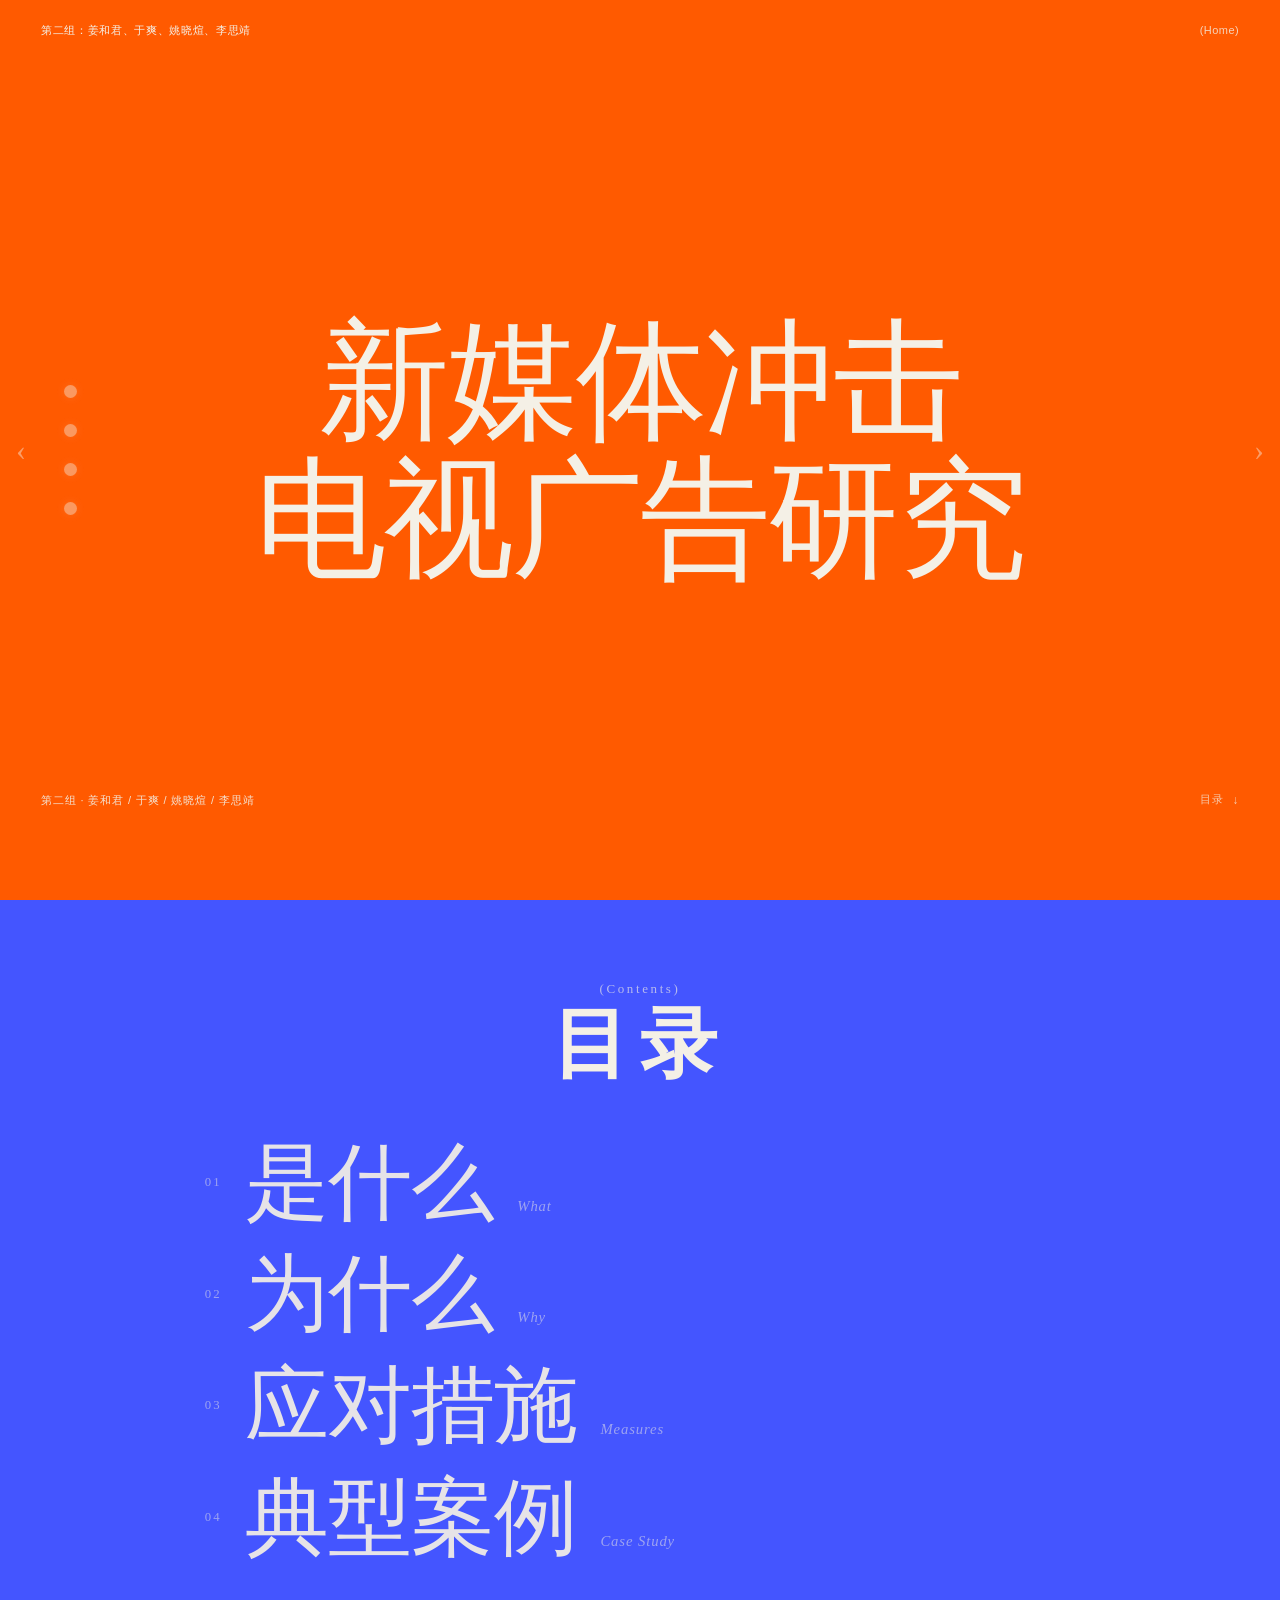
<file: index.html>
<!DOCTYPE html>
<html lang="zh-CN">
<head>
<meta charset="UTF-8">
<meta name="viewport" content="width=device-width, initial-scale=1">
<title>新媒体冲击电视广告研究 · 主页</title>
<link rel="stylesheet" href="style.css">
</head>
<body data-page="index">

  <header class="meta">
    <div class="meta__group">第二组：姜和君、于爽、姚晓煊、李思靖</div>
    <div class="meta__page">(Home)</div>
  </header>

  <!-- 左侧全局圆点导航 -->
  <nav class="dot-nav" aria-label="全站导航">
    <a class="dot-nav__item" href="what.html" data-target="what">
      <span class="dot-nav__dot"></span>
      <span class="dot-nav__label">是什么</span>
    </a>
    <a class="dot-nav__item" href="why.html" data-target="why">
      <span class="dot-nav__dot"></span>
      <span class="dot-nav__label">为什么</span>
    </a>
    <a class="dot-nav__item" href="measures.html" data-target="measures">
      <span class="dot-nav__dot"></span>
      <span class="dot-nav__label">应对措施</span>
    </a>
    <a class="dot-nav__item" href="case.html" data-target="case">
      <span class="dot-nav__dot"></span>
      <span class="dot-nav__label">典型案例</span>
    </a>
  </nav>

  <a class="arrow arrow--prev" href="case.html" aria-label="上一页">‹</a>
  <a class="arrow arrow--next" href="what.html" aria-label="下一页">›</a>

  <main>
    <!-- 首屏 · 亮橙色 -->
    <section class="hero" id="top">
      <h1 class="hero__title">
        <span>新媒体冲击</span>
        <span>电视广告研究</span>
      </h1>

      <div class="hero__foot">
        <p class="hero__members">第二组 · 姜和君 / 于爽 / 姚晓煊 / 李思靖</p>
        <a class="hero__scroll" href="#directory">目录 <i>↓</i></a>
      </div>
    </section>

    <!-- 目录 · 克莱因蓝 -->
    <section class="directory" id="directory">
      <div class="directory__head">
        <p class="directory__kicker">(Contents)</p>
        <h2 class="directory__title">目录</h2>
      </div>

      <nav class="directory__list" aria-label="内容目录">
        <a class="directory__row" href="what.html">
          <span class="directory__idx">01</span>
          <span class="directory__word">是什么</span>
          <span class="directory__en">What</span>
        </a>
        <a class="directory__row" href="why.html">
          <span class="directory__idx">02</span>
          <span class="directory__word">为什么</span>
          <span class="directory__en">Why</span>
        </a>
        <a class="directory__row" href="measures.html">
          <span class="directory__idx">03</span>
          <span class="directory__word">应对措施</span>
          <span class="directory__en">Measures</span>
        </a>
        <a class="directory__row" href="case.html">
          <span class="directory__idx">04</span>
          <span class="directory__word">典型案例</span>
          <span class="directory__en">Case Study</span>
        </a>
      </nav>
    </section>
  </main>

  <script src="script.js"></script>
</body>
</html>
</file>
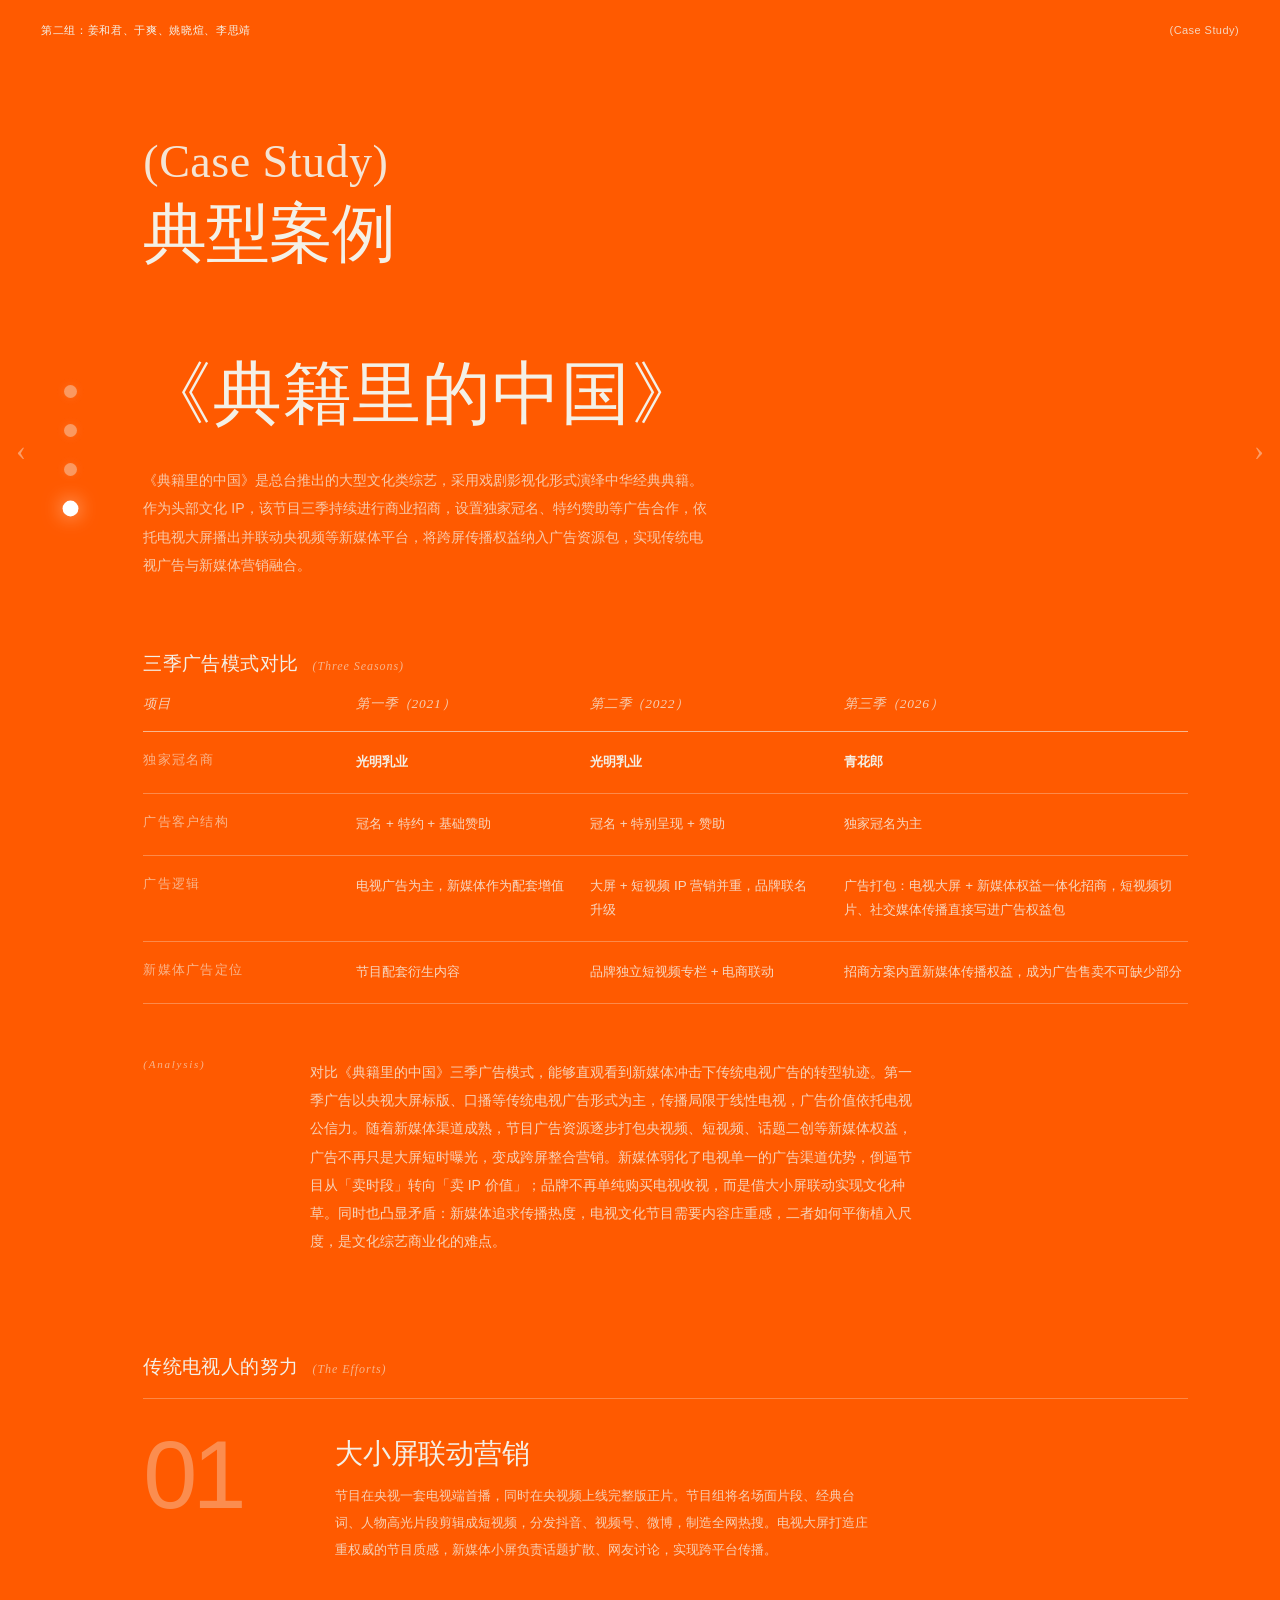
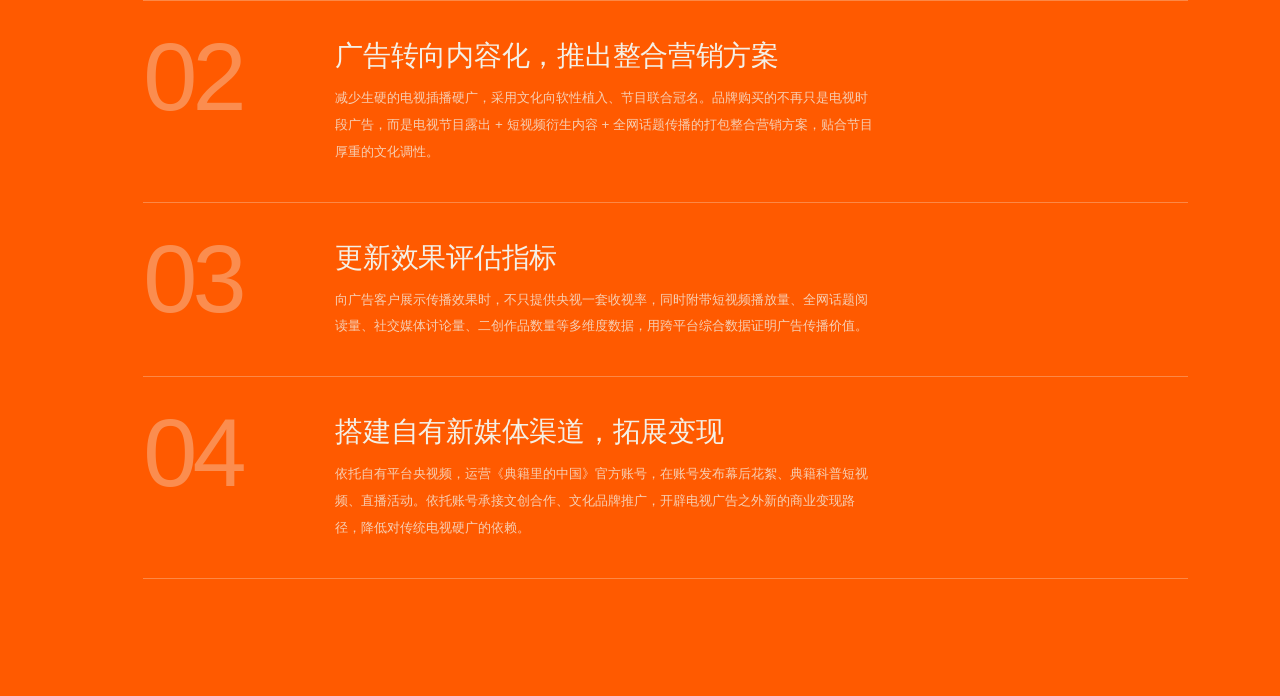
<file: case.html>
<!DOCTYPE html>
<html lang="zh-CN">
<head>
<meta charset="UTF-8">
<meta name="viewport" content="width=device-width, initial-scale=1">
<title>典型案例 · 新媒体冲击电视广告研究</title>
<link rel="stylesheet" href="style.css">
</head>
<body data-page="case">

  <header class="meta">
    <div class="meta__group">第二组：姜和君、于爽、姚晓煊、李思靖</div>
    <div class="meta__page">(Case Study)</div>
  </header>

  <nav class="dot-nav" aria-label="全站导航">
    <a class="dot-nav__item" href="what.html" data-target="what">
      <span class="dot-nav__dot"></span>
      <span class="dot-nav__label">是什么</span>
    </a>
    <a class="dot-nav__item" href="why.html" data-target="why">
      <span class="dot-nav__dot"></span>
      <span class="dot-nav__label">为什么</span>
    </a>
    <a class="dot-nav__item" href="measures.html" data-target="measures">
      <span class="dot-nav__dot"></span>
      <span class="dot-nav__label">应对措施</span>
    </a>
    <a class="dot-nav__item" href="case.html" data-target="case">
      <span class="dot-nav__dot"></span>
      <span class="dot-nav__label">典型案例</span>
    </a>
  </nav>

  <a class="arrow arrow--prev" href="measures.html" aria-label="上一页">‹</a>
  <a class="arrow arrow--next" href="index.html" aria-label="下一页">›</a>

  <main class="page page--orange">
    <div class="inner">

      <header class="chapter">
        <p class="chapter__en">(Case Study)</p>
        <h1 class="chapter__title">典型案例</h1>
      </header>

      <h2 class="program">《典籍里的中国》</h2>
      <p class="case-intro">
        《典籍里的中国》是总台推出的大型文化类综艺，采用戏剧影视化形式演绎中华经典典籍。作为头部文化 IP，该节目三季持续进行商业招商，设置独家冠名、特约赞助等广告合作，依托电视大屏播出并联动央视频等新媒体平台，将跨屏传播权益纳入广告资源包，实现传统电视广告与新媒体营销融合。
      </p>

      <div class="table-wrap">
        <div class="section-cap">
          <h3>三季广告模式对比</h3>
          <span>(Three Seasons)</span>
        </div>

        <div class="ptable" role="table" aria-label="三季广告模式对比">
          <div class="ptable__row ptable__row--head" role="row">
            <div role="columnheader">项目</div>
            <div role="columnheader">第一季（2021）</div>
            <div role="columnheader">第二季（2022）</div>
            <div role="columnheader">第三季（2026）</div>
          </div>

          <div class="ptable__row" role="row">
            <div class="ptable__key" role="rowheader">独家冠名商</div>
            <div class="ptable__cell" role="cell" data-label="第一季"><b>光明乳业</b></div>
            <div class="ptable__cell" role="cell" data-label="第二季"><b>光明乳业</b></div>
            <div class="ptable__cell" role="cell" data-label="第三季"><b>青花郎</b></div>
          </div>

          <div class="ptable__row" role="row">
            <div class="ptable__key" role="rowheader">广告客户结构</div>
            <div class="ptable__cell" role="cell" data-label="第一季">冠名 + 特约 + 基础赞助</div>
            <div class="ptable__cell" role="cell" data-label="第二季">冠名 + 特别呈现 + 赞助</div>
            <div class="ptable__cell" role="cell" data-label="第三季">独家冠名为主</div>
          </div>

          <div class="ptable__row" role="row">
            <div class="ptable__key" role="rowheader">广告逻辑</div>
            <div class="ptable__cell" role="cell" data-label="第一季">电视广告为主，新媒体作为配套增值</div>
            <div class="ptable__cell" role="cell" data-label="第二季">大屏 + 短视频 IP 营销并重，品牌联名升级</div>
            <div class="ptable__cell" role="cell" data-label="第三季">广告打包：电视大屏 + 新媒体权益一体化招商，短视频切片、社交媒体传播直接写进广告权益包</div>
          </div>

          <div class="ptable__row" role="row">
            <div class="ptable__key" role="rowheader">新媒体广告定位</div>
            <div class="ptable__cell" role="cell" data-label="第一季">节目配套衍生内容</div>
            <div class="ptable__cell" role="cell" data-label="第二季">品牌独立短视频专栏 + 电商联动</div>
            <div class="ptable__cell" role="cell" data-label="第三季">招商方案内置新媒体传播权益，成为广告售卖不可缺少部分</div>
          </div>
        </div>
      </div>

      <div class="case-analysis">
        <p class="case-analysis__label">(Analysis)</p>
        <p class="case-analysis__text">
          对比《典籍里的中国》三季广告模式，能够直观看到新媒体冲击下传统电视广告的转型轨迹。第一季广告以央视大屏标版、口播等传统电视广告形式为主，传播局限于线性电视，广告价值依托电视公信力。随着新媒体渠道成熟，节目广告资源逐步打包央视频、短视频、话题二创等新媒体权益，广告不再只是大屏短时曝光，变成跨屏整合营销。新媒体弱化了电视单一的广告渠道优势，倒逼节目从「卖时段」转向「卖 IP 价值」；品牌不再单纯购买电视收视，而是借大小屏联动实现文化种草。同时也凸显矛盾：新媒体追求传播热度，电视文化节目需要内容庄重感，二者如何平衡植入尺度，是文化综艺商业化的难点。
        </p>
      </div>

      <section class="efforts" aria-label="传统电视人的努力">
        <div class="section-cap">
          <h3>传统电视人的努力</h3>
          <span>(The Efforts)</span>
        </div>

        <article class="effort">
          <div class="effort__num">01</div>
          <div>
            <h4 class="effort__title">大小屏联动营销</h4>
            <p class="effort__text">
              节目在央视一套电视端首播，同时在央视频上线完整版正片。节目组将名场面片段、经典台词、人物高光片段剪辑成短视频，分发抖音、视频号、微博，制造全网热搜。电视大屏打造庄重权威的节目质感，新媒体小屏负责话题扩散、网友讨论，实现跨平台传播。
            </p>
          </div>
        </article>

        <article class="effort">
          <div class="effort__num">02</div>
          <div>
            <h4 class="effort__title">广告转向内容化，推出整合营销方案</h4>
            <p class="effort__text">
              减少生硬的电视插播硬广，采用文化向软性植入、节目联合冠名。品牌购买的不再只是电视时段广告，而是电视节目露出 + 短视频衍生内容 + 全网话题传播的打包整合营销方案，贴合节目厚重的文化调性。
            </p>
          </div>
        </article>

        <article class="effort">
          <div class="effort__num">03</div>
          <div>
            <h4 class="effort__title">更新效果评估指标</h4>
            <p class="effort__text">
              向广告客户展示传播效果时，不只提供央视一套收视率，同时附带短视频播放量、全网话题阅读量、社交媒体讨论量、二创作品数量等多维度数据，用跨平台综合数据证明广告传播价值。
            </p>
          </div>
        </article>

        <article class="effort">
          <div class="effort__num">04</div>
          <div>
            <h4 class="effort__title">搭建自有新媒体渠道，拓展变现</h4>
            <p class="effort__text">
              依托自有平台央视频，运营《典籍里的中国》官方账号，在账号发布幕后花絮、典籍科普短视频、直播活动。依托账号承接文创合作、文化品牌推广，开辟电视广告之外新的商业变现路径，降低对传统电视硬广的依赖。
            </p>
          </div>
        </article>
      </section>

    </div>
  </main>

  <script src="script.js"></script>
</body>
</html>
</file>
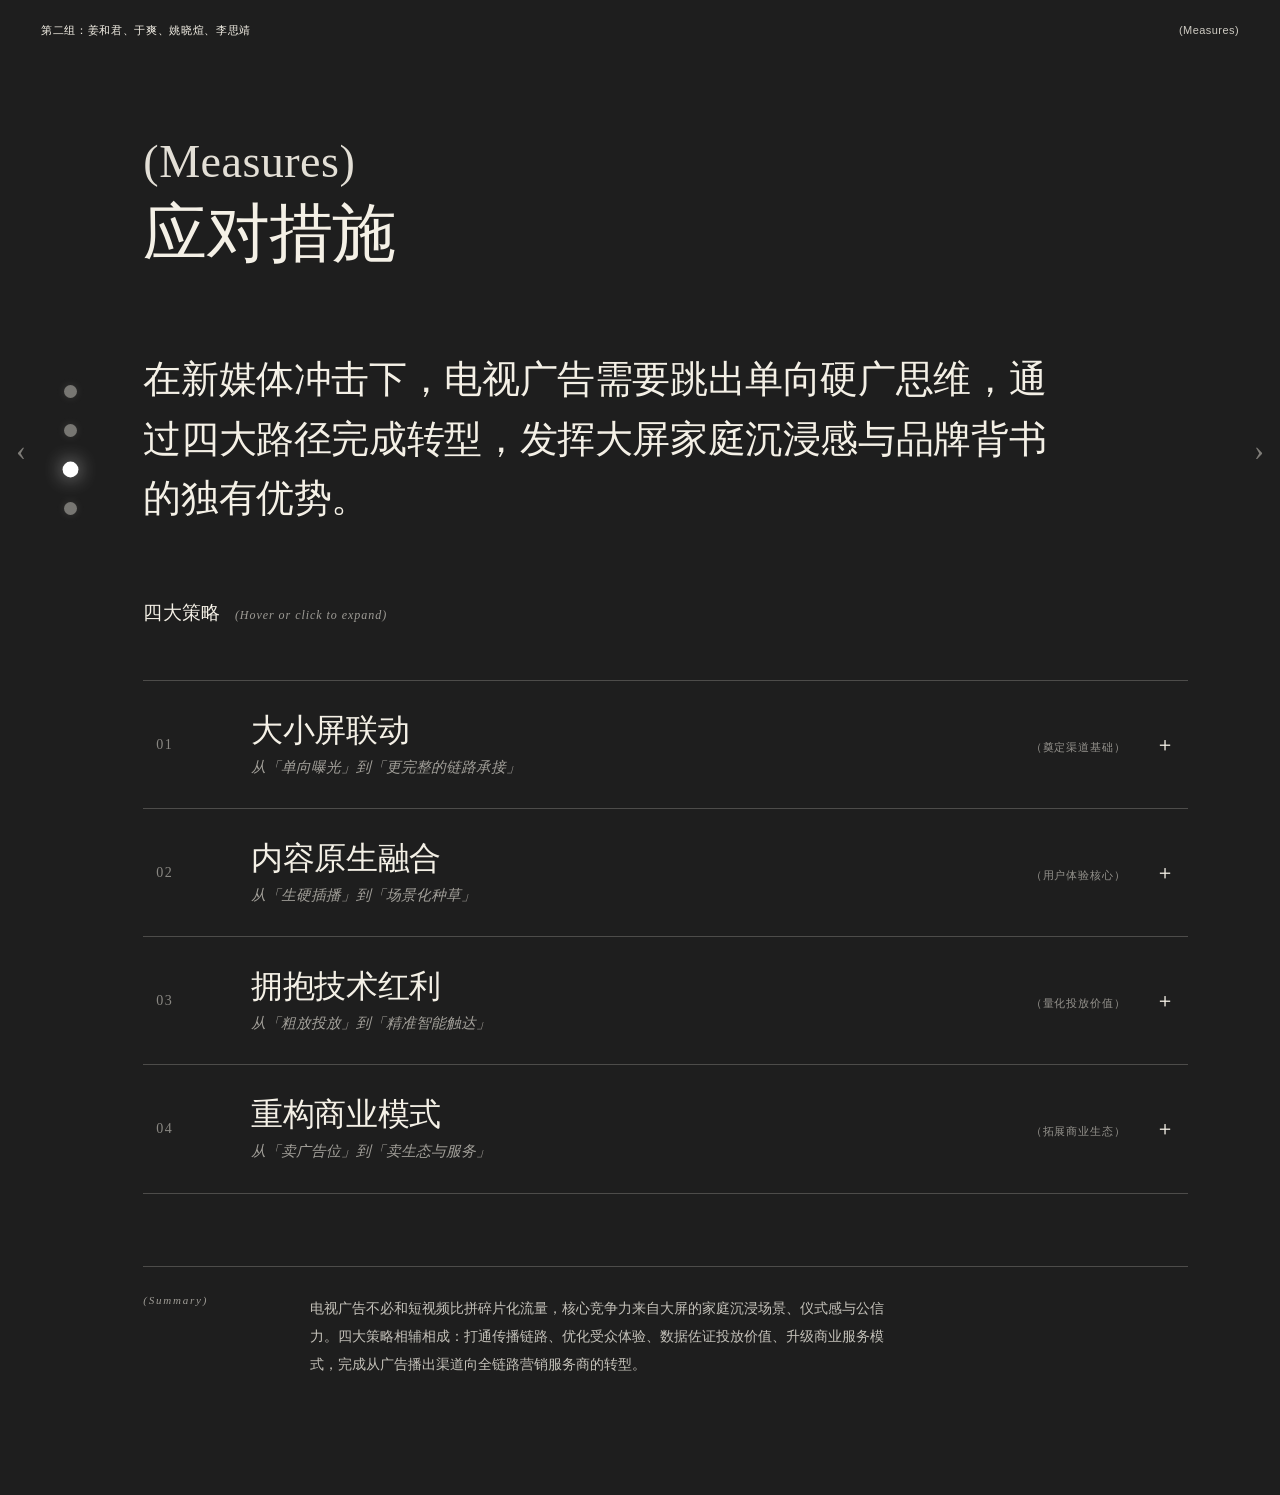
<file: measures.html>
<!DOCTYPE html>
<html lang="zh-CN">
<head>
<meta charset="UTF-8">
<meta name="viewport" content="width=device-width, initial-scale=1">
<title>应对措施 · 新媒体冲击电视广告研究</title>
<link rel="stylesheet" href="style.css">
</head>
<body data-page="measures">

  <header class="meta">
    <div class="meta__group">第二组：姜和君、于爽、姚晓煊、李思靖</div>
    <div class="meta__page">(Measures)</div>
  </header>

  <nav class="dot-nav" aria-label="全站导航">
    <a class="dot-nav__item" href="what.html" data-target="what">
      <span class="dot-nav__dot"></span>
      <span class="dot-nav__label">是什么</span>
    </a>
    <a class="dot-nav__item" href="why.html" data-target="why">
      <span class="dot-nav__dot"></span>
      <span class="dot-nav__label">为什么</span>
    </a>
    <a class="dot-nav__item" href="measures.html" data-target="measures">
      <span class="dot-nav__dot"></span>
      <span class="dot-nav__label">应对措施</span>
    </a>
    <a class="dot-nav__item" href="case.html" data-target="case">
      <span class="dot-nav__dot"></span>
      <span class="dot-nav__label">典型案例</span>
    </a>
  </nav>

  <a class="arrow arrow--prev" href="why.html" aria-label="上一页">‹</a>
  <a class="arrow arrow--next" href="case.html" aria-label="下一页">›</a>

  <main class="page page--ink">
    <div class="inner">

      <header class="chapter">
        <p class="chapter__en">(Measures)</p>
        <h1 class="chapter__title">应对措施</h1>
      </header>

      <p class="lead">在新媒体冲击下，电视广告需要跳出单向硬广思维，通过四大路径完成转型，发挥大屏家庭沉浸感与品牌背书的独有优势。</p>

      <div class="section-cap">
        <h3>四大策略</h3>
        <span>(Hover or click to expand)</span>
      </div>

      <section class="acc" aria-label="四项应对措施">

        <article class="acc__item">
          <button class="acc__toggle" type="button" aria-expanded="false">
            <span class="acc__num">01</span>
            <span class="acc__head">
              <span class="acc__title">大小屏联动</span>
              <span class="acc__sub">从「单向曝光」到「更完整的链路承接」</span>
            </span>
            <span class="acc__meta">
              <span class="acc__tag">（奠定渠道基础）</span>
              <span class="acc__icon">＋</span>
            </span>
          </button>
          <div class="acc__panel">
            <div class="acc__inner">
              <p class="acc__desc">
                传统电视广告仅实现大屏单向曝光，无法追踪用户后续兴趣与转化行为。大小屏联动将电视大屏作为营销主阵地与信任入口，短视频、社交平台、电商小程序承担话题发酵、用户互动与转化承接，打通预热、播出、话题传播、消费转化、长尾传播全流程，解决大小屏传播割裂问题。
              </p>
              <div class="acc__blocks">
                <div class="acc__block">
                  <h4>执行点</h4>
                  <ul>
                    <li>借助晚会综艺完成品牌形象塑造，通过二维码、互动玩法，把大屏流量导流至手机端，实现大屏信任背书、小屏承接转化。</li>
                    <li>将电视素材二次剪辑为短视频切片、挑战赛内容社交分发，拉长传播周期；同时优化落地页，避免大小屏「两张皮」。</li>
                  </ul>
                </div>
                <div class="acc__block">
                  <h4>案例</h4>
                  <p>总台春晚与微信视频号「竖屏看春晚」：电视大屏完成直播与品牌集中曝光，视频号竖屏直播承接红包、互动玩法，实现双向联动。</p>
                  <p>湖南卫视双 11 开幕盛典：晚会大屏营造大促氛围，引导观众跳转品牌直播间完成成交。</p>
                </div>
                <div class="acc__block">
                  <h4>注意点</h4>
                  <ul>
                    <li>警惕大小屏两张皮，扫码引流要保障落地页流畅可用，避免流量白白流失。</li>
                    <li>大小屏传播节奏要统一规划；二次剪辑不能偏离品牌核心诉求。</li>
                  </ul>
                </div>
              </div>
            </div>
          </div>
        </article>

        <article class="acc__item">
          <button class="acc__toggle" type="button" aria-expanded="false">
            <span class="acc__num">02</span>
            <span class="acc__head">
              <span class="acc__title">内容原生融合</span>
              <span class="acc__sub">从「生硬插播」到「场景化种草」</span>
            </span>
            <span class="acc__meta">
              <span class="acc__tag">（用户体验核心）</span>
              <span class="acc__icon">＋</span>
            </span>
          </button>
          <div class="acc__panel">
            <div class="acc__inner">
              <p class="acc__desc">
                贴片硬广会打断节目观看节奏，容易引发观众抵触。内容原生融合摒弃叫卖式硬广，把品牌自然嵌入节目叙事与家庭观看场景，降低广告的推销感，依靠大屏沉浸感实现情感共鸣与场景化种草。
              </p>
              <div class="acc__blocks">
                <div class="acc__block">
                  <h4>执行点</h4>
                  <ul>
                    <li>节目深度共创植入：品牌提前参与节目策划，把产品变为道具、任务环节，与节目主题相契合。</li>
                    <li>OTT 场景原生广告：结合家庭追剧、聚餐、亲子观影场景，把创意广告融入电视观影界面，而非强制弹窗。</li>
                  </ul>
                </div>
                <div class="acc__block">
                  <h4>案例</h4>
                  <p>综艺《向往的生活》中，品牌融入做饭、下午茶等生活化情节，嘉宾自然使用产品，无刻意推销。</p>
                  <p>乐事 × 小米电视 OTT 创意广告，紧扣居家追剧吃零食的场景，将广告原生融入观影界面。</p>
                </div>
                <div class="acc__block">
                  <h4>注意点</h4>
                  <ul>
                    <li>不能过度堆砌广告而绑架节目内容。</li>
                    <li>OTT 广告需要设置合理关闭入口，避免高频强制广告伤害口碑。</li>
                    <li>植入风格需要匹配节目本身调性。</li>
                  </ul>
                </div>
              </div>
            </div>
          </div>
        </article>

        <article class="acc__item">
          <button class="acc__toggle" type="button" aria-expanded="false">
            <span class="acc__num">03</span>
            <span class="acc__head">
              <span class="acc__title">拥抱技术红利</span>
              <span class="acc__sub">从「粗放投放」到「精准智能触达」</span>
            </span>
            <span class="acc__meta">
              <span class="acc__tag">（量化投放价值）</span>
              <span class="acc__icon">＋</span>
            </span>
          </button>
          <div class="acc__panel">
            <div class="acc__inner">
              <p class="acc__desc">
                传统有线电视广告只能依靠收视率评估效果，无法区分家庭人群特征，投放较为粗放。依托 OTT 智能大屏、大数据与 AI 补齐数据短板，一方面实现广告的定向精准投放，另一方面搭建多维度可验证的效果评估体系，兼顾短期转化和长期品牌价值，向广告主证明 ROI。
              </p>
              <div class="acc__blocks">
                <div class="acc__block">
                  <h4>执行点</h4>
                  <ul>
                    <li>投放上：在合规前提下基于家庭收视标签，按地域、家庭构成、兴趣做定向，利用开机、暂停、回看、屏保点位，触达家居、母婴、食品等家庭决策类人群。</li>
                    <li>评估上：不只参考收视率，整合大屏收视、短视频播放、社交互动、UGC 二创、品牌调研等输出结案报告；AI 基于脱敏数据动态优化广告素材与投放时段。</li>
                  </ul>
                </div>
                <div class="acc__block">
                  <h4>案例</h4>
                  <p>聚好看 OTT 大屏营销体系，基于合规家庭收视标签做定向投放，面向家庭消费类商品精准触达受众。</p>
                  <p>结案报告除曝光数据外，还提供受众画像、广告互动等指标，直观展现大屏广告效果。</p>
                </div>
                <div class="acc__block">
                  <h4>注意点</h4>
                  <ul>
                    <li>严格遵守《个人信息保护法》，做好隐私合规，严禁滥用用户数据。</li>
                    <li>不能唯数据论，品牌好感等软性价值无法完全用数字衡量。</li>
                    <li>技术升级同时要兼顾传统有线电视存量用户。</li>
                  </ul>
                </div>
              </div>
            </div>
          </div>
        </article>

        <article class="acc__item">
          <button class="acc__toggle" type="button" aria-expanded="false">
            <span class="acc__num">04</span>
            <span class="acc__head">
              <span class="acc__title">重构商业模式</span>
              <span class="acc__sub">从「卖广告位」到「卖生态与服务」</span>
            </span>
            <span class="acc__meta">
              <span class="acc__tag">（拓展商业生态）</span>
              <span class="acc__icon">＋</span>
            </span>
          </button>
          <div class="acc__panel">
            <div class="acc__inner">
              <p class="acc__desc">
                传统广电主要依靠售卖广告时段盈利，模式单一、抗风险弱。电视台要盘活 IP、制作团队、主持人、公信力、线下运营等自有资产，从单纯售卖广告点位转向整合生态服务，开辟多元变现路径，降低对传统硬广的依赖。
              </p>
              <div class="acc__blocks">
                <div class="acc__block">
                  <h4>执行点</h4>
                  <ul>
                    <li>输出整合营销全案：打包大屏露出、短视频制作、社交话题、线上活动一体化服务。</li>
                    <li>布局广电 MCN：将主持人、栏目 IP 孵化短视频账号矩阵，承接品牌推广、直播带货。</li>
                    <li>IP 线下活动：依托节目 IP 举办嘉年华、展会，打通线上传播与线下体验。</li>
                  </ul>
                </div>
                <div class="acc__block">
                  <h4>案例</h4>
                  <p>河南广电大象 MCN：省级广电 MCN 代表，孵化《小莉帮忙》等大屏衍生千万粉丝账号矩阵，承接品牌短视频、直播、文旅传播业务。</p>
                  <p>青春芒果节打造 IP 线下嘉年华，实现线上节目、短视频、线下展位的联动营销。</p>
                </div>
                <div class="acc__block">
                  <h4>注意点</h4>
                  <ul>
                    <li>各电视台量力而行，头部媒体适合大型 IP 项目；地方广电优先深耕本地生活与区域投放，不要盲目照搬头部模式。</li>
                    <li>商业开发必须守住媒体公信力，避免过度流量化。</li>
                  </ul>
                </div>
              </div>
            </div>
          </div>
        </article>

      </section>

      <section class="endnote" aria-label="页面小结">
        <p class="endnote__label">(Summary)</p>
        <p class="endnote__text">
          电视广告不必和短视频比拼碎片化流量，核心竞争力来自大屏的家庭沉浸场景、仪式感与公信力。四大策略相辅相成：打通传播链路、优化受众体验、数据佐证投放价值、升级商业服务模式，完成从广告播出渠道向全链路营销服务商的转型。
        </p>
      </section>

    </div>
  </main>

  <script src="script.js"></script>
</body>
</html>
</file>
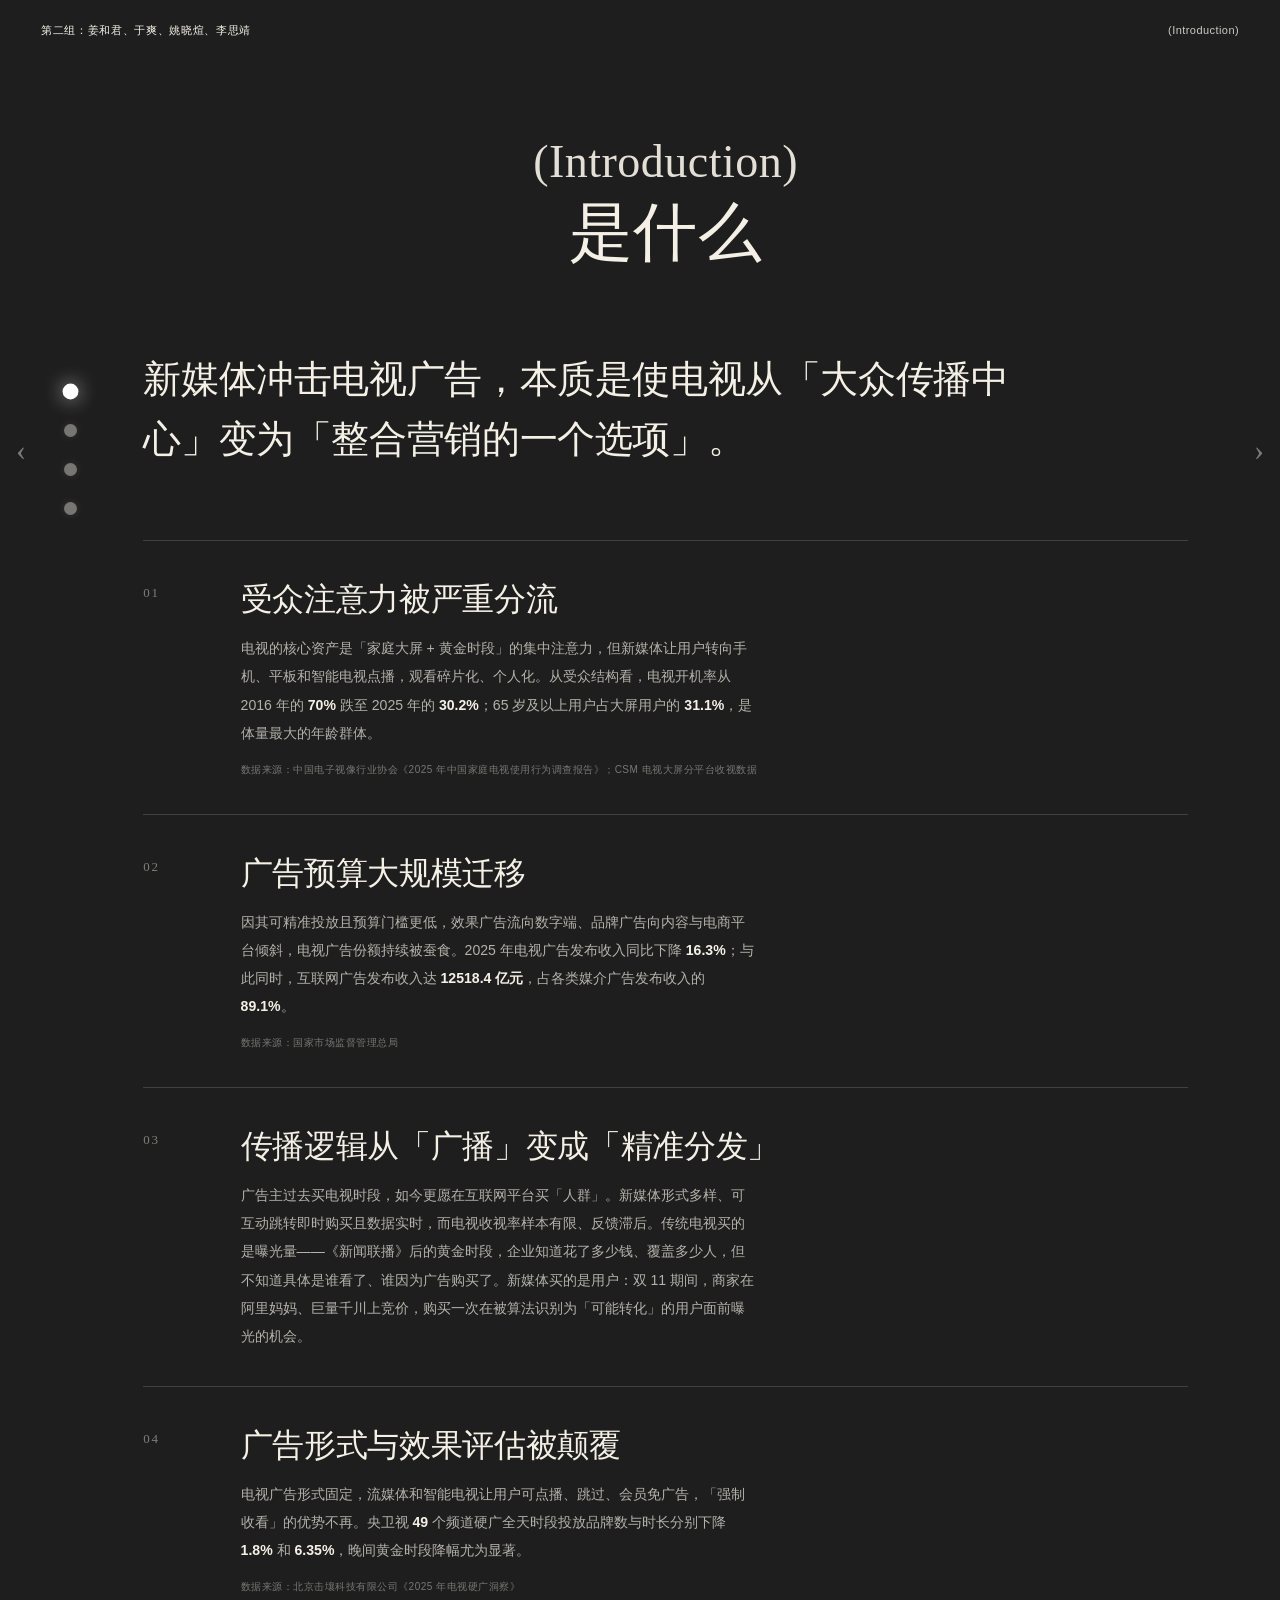
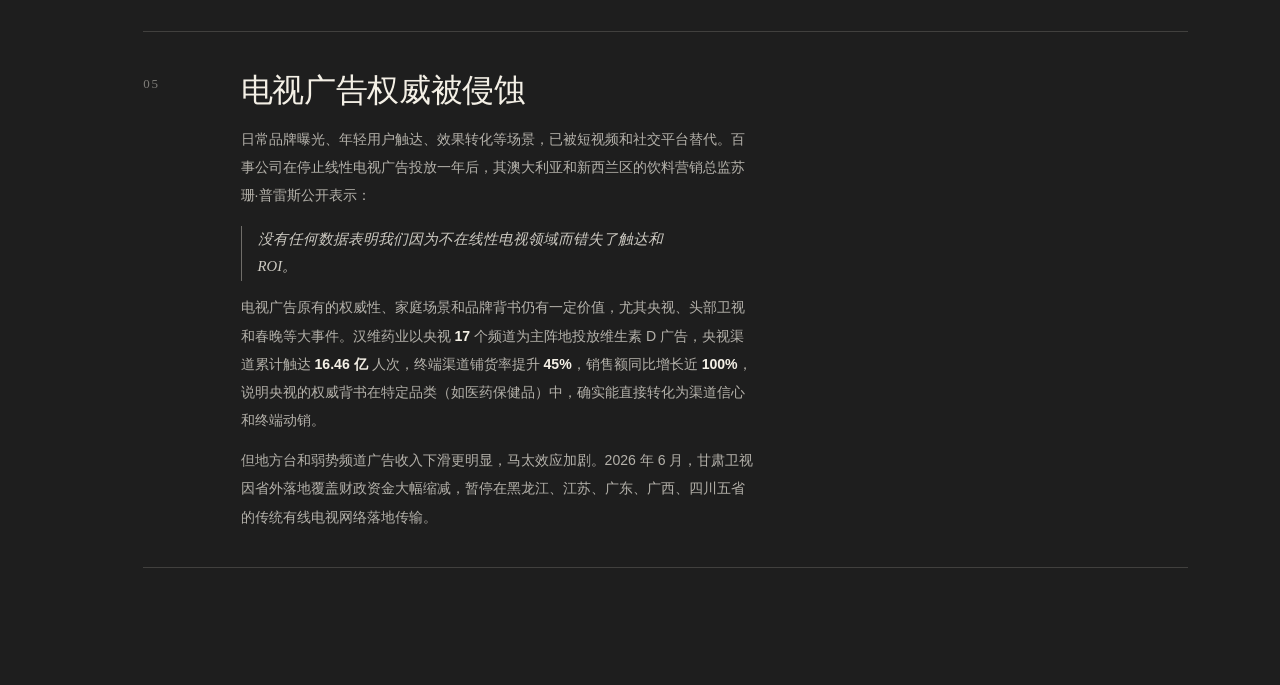
<file: what.html>
<!DOCTYPE html>
<html lang="zh-CN">
<head>
<meta charset="UTF-8">
<meta name="viewport" content="width=device-width, initial-scale=1">
<title>是什么 · 新媒体冲击电视广告研究</title>
<link rel="stylesheet" href="style.css">
</head>
<body data-page="what">

  <header class="meta">
    <div class="meta__group">第二组：姜和君、于爽、姚晓煊、李思靖</div>
    <div class="meta__page">(Introduction)</div>
  </header>

  <nav class="dot-nav" aria-label="全站导航">
    <a class="dot-nav__item" href="what.html" data-target="what">
      <span class="dot-nav__dot"></span>
      <span class="dot-nav__label">是什么</span>
    </a>
    <a class="dot-nav__item" href="why.html" data-target="why">
      <span class="dot-nav__dot"></span>
      <span class="dot-nav__label">为什么</span>
    </a>
    <a class="dot-nav__item" href="measures.html" data-target="measures">
      <span class="dot-nav__dot"></span>
      <span class="dot-nav__label">应对措施</span>
    </a>
    <a class="dot-nav__item" href="case.html" data-target="case">
      <span class="dot-nav__dot"></span>
      <span class="dot-nav__label">典型案例</span>
    </a>
  </nav>

  <a class="arrow arrow--prev" href="index.html" aria-label="上一页">‹</a>
  <a class="arrow arrow--next" href="why.html" aria-label="下一页">›</a>

  <main class="page page--ink">
    <div class="inner">

      <header class="chapter chapter--center">
        <p class="chapter__en">(Introduction)</p>
        <h1 class="chapter__title chapter__title--serif">是什么</h1>
      </header>

      <p class="lead">新媒体冲击电视广告，本质是使电视从「大众传播中心」变为「整合营销的一个选项」。</p>

      <section class="manifesto" aria-label="五个主要表现">

        <article class="manifesto__item">
          <div class="manifesto__num">01</div>
          <div class="manifesto__body">
            <h2 class="manifesto__title">受众注意力被严重分流</h2>
            <p class="manifesto__text">
              电视的核心资产是「家庭大屏 + 黄金时段」的集中注意力，但新媒体让用户转向手机、平板和智能电视点播，观看碎片化、个人化。从受众结构看，电视开机率从 2016 年的 <b>70%</b> 跌至 2025 年的 <b>30.2%</b>；65 岁及以上用户占大屏用户的 <b>31.1%</b>，是体量最大的年龄群体。
            </p>
            <span class="source">数据来源：中国电子视像行业协会《2025 年中国家庭电视使用行为调查报告》；CSM 电视大屏分平台收视数据</span>
          </div>
        </article>

        <article class="manifesto__item">
          <div class="manifesto__num">02</div>
          <div class="manifesto__body">
            <h2 class="manifesto__title">广告预算大规模迁移</h2>
            <p class="manifesto__text">
              因其可精准投放且预算门槛更低，效果广告流向数字端、品牌广告向内容与电商平台倾斜，电视广告份额持续被蚕食。2025 年电视广告发布收入同比下降 <b>16.3%</b>；与此同时，互联网广告发布收入达 <b>12518.4 亿元</b>，占各类媒介广告发布收入的 <b>89.1%</b>。
            </p>
            <span class="source">数据来源：国家市场监督管理总局</span>
          </div>
        </article>

        <article class="manifesto__item">
          <div class="manifesto__num">03</div>
          <div class="manifesto__body">
            <h2 class="manifesto__title">传播逻辑从「广播」变成「精准分发」</h2>
            <p class="manifesto__text">
              广告主过去买电视时段，如今更愿在互联网平台买「人群」。新媒体形式多样、可互动跳转即时购买且数据实时，而电视收视率样本有限、反馈滞后。传统电视买的是曝光量——《新闻联播》后的黄金时段，企业知道花了多少钱、覆盖多少人，但不知道具体是谁看了、谁因为广告购买了。新媒体买的是用户：双 11 期间，商家在阿里妈妈、巨量千川上竞价，购买一次在被算法识别为「可能转化」的用户面前曝光的机会。
            </p>
          </div>
        </article>

        <article class="manifesto__item">
          <div class="manifesto__num">04</div>
          <div class="manifesto__body">
            <h2 class="manifesto__title">广告形式与效果评估被颠覆</h2>
            <p class="manifesto__text">
              电视广告形式固定，流媒体和智能电视让用户可点播、跳过、会员免广告，「强制收看」的优势不再。央卫视 <b>49</b> 个频道硬广全天时段投放品牌数与时长分别下降 <b>1.8%</b> 和 <b>6.35%</b>，晚间黄金时段降幅尤为显著。
            </p>
            <span class="source">数据来源：北京击壤科技有限公司《2025 年电视硬广洞察》</span>
          </div>
        </article>

        <article class="manifesto__item">
          <div class="manifesto__num">05</div>
          <div class="manifesto__body">
            <h2 class="manifesto__title">电视广告权威被侵蚀</h2>
            <p class="manifesto__text">
              日常品牌曝光、年轻用户触达、效果转化等场景，已被短视频和社交平台替代。百事公司在停止线性电视广告投放一年后，其澳大利亚和新西兰区的饮料营销总监苏珊·普雷斯公开表示：
            </p>
            <blockquote class="quote">没有任何数据表明我们因为不在线性电视领域而错失了触达和 ROI。</blockquote>
            <p class="manifesto__text">
              电视广告原有的权威性、家庭场景和品牌背书仍有一定价值，尤其央视、头部卫视和春晚等大事件。汉维药业以央视 <b>17</b> 个频道为主阵地投放维生素 D 广告，央视渠道累计触达 <b>16.46 亿</b> 人次，终端渠道铺货率提升 <b>45%</b>，销售额同比增长近 <b>100%</b>，说明央视的权威背书在特定品类（如医药保健品）中，确实能直接转化为渠道信心和终端动销。
            </p>
            <p class="manifesto__text">
              但地方台和弱势频道广告收入下滑更明显，马太效应加剧。2026 年 6 月，甘肃卫视因省外落地覆盖财政资金大幅缩减，暂停在黑龙江、江苏、广东、广西、四川五省的传统有线电视网络落地传输。
            </p>
          </div>
        </article>

      </section>

    </div>
  </main>

  <script src="script.js"></script>
</body>
</html>
</file>
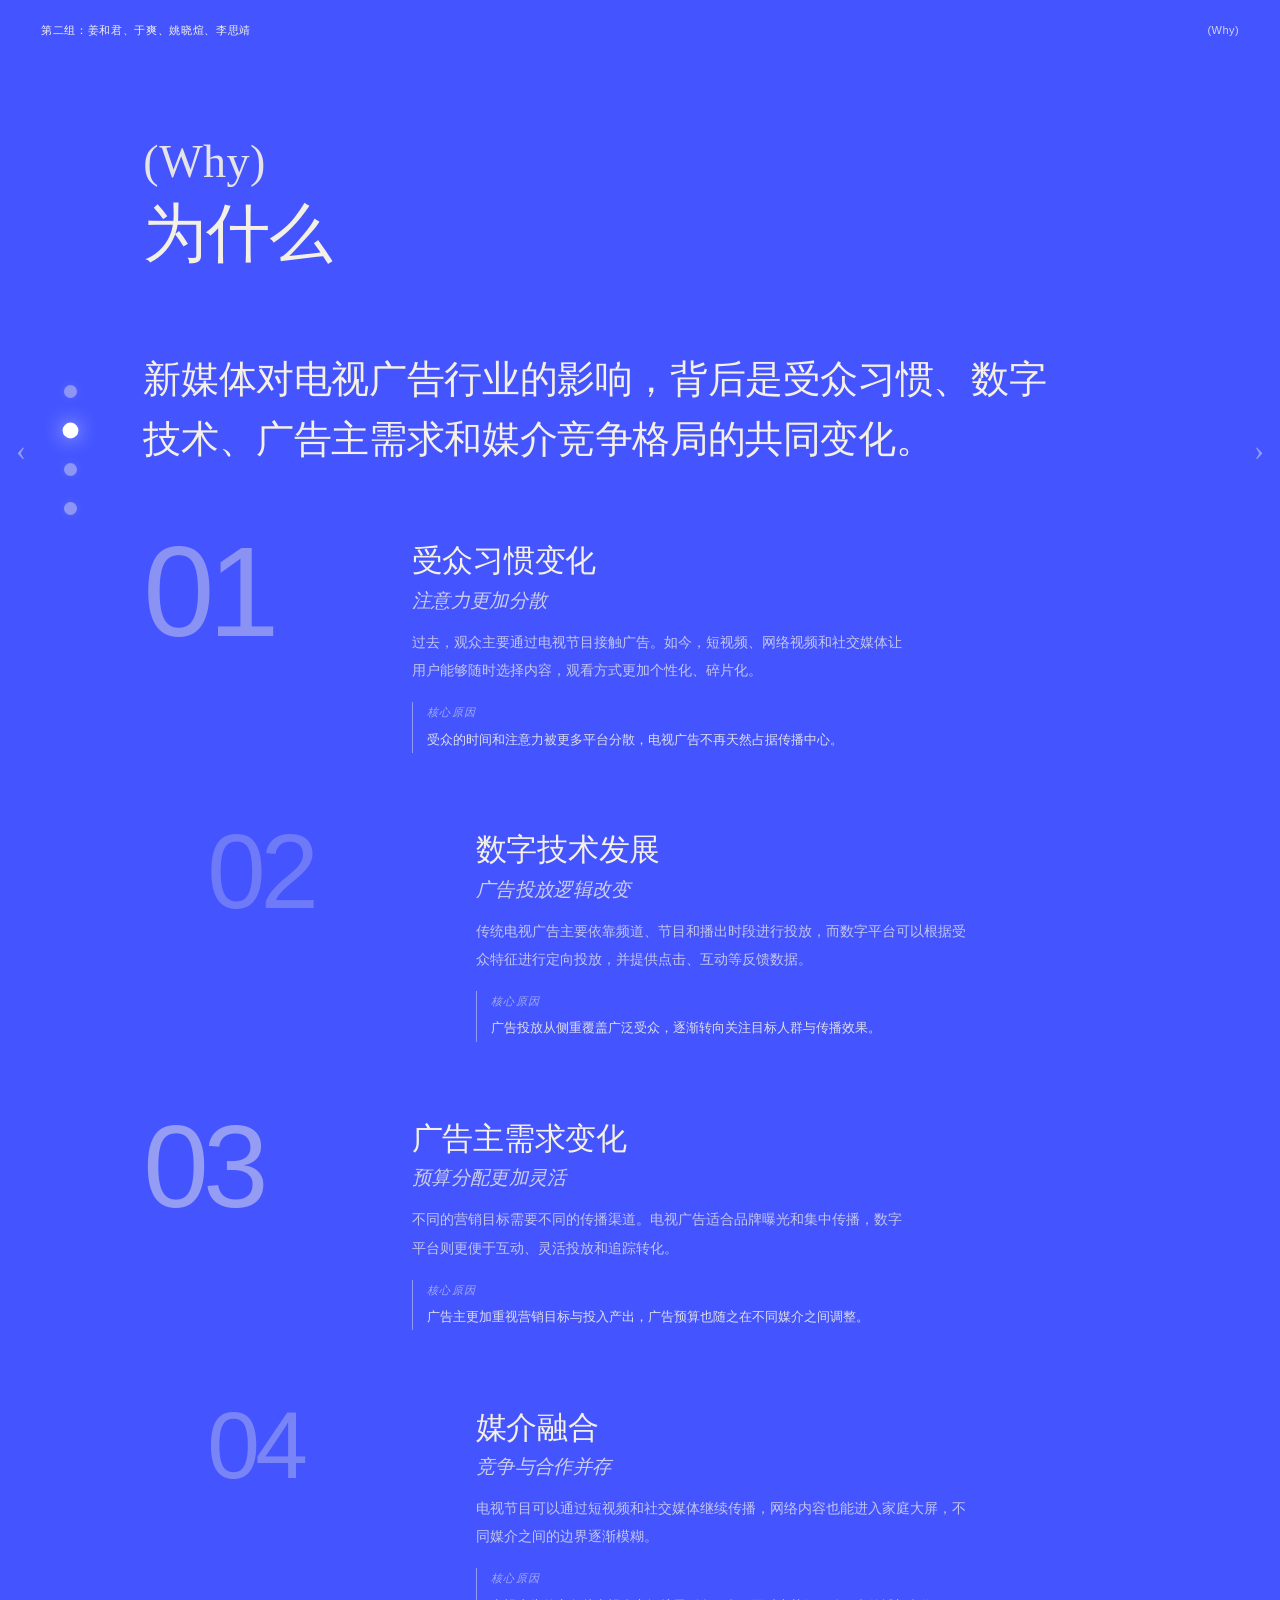
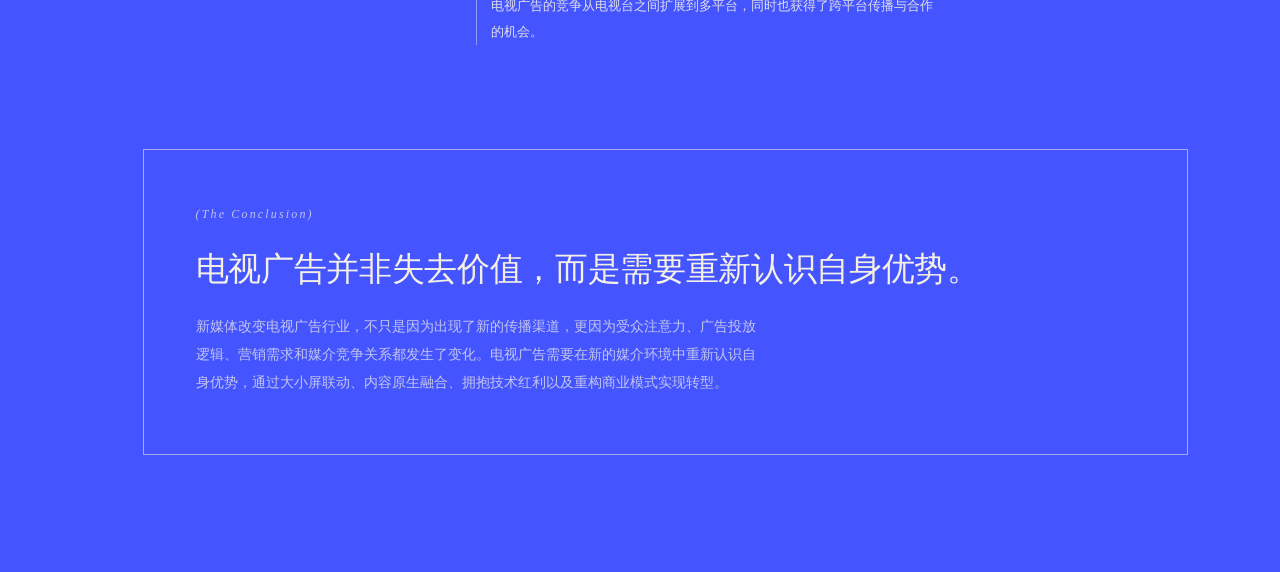
<file: why.html>
<!DOCTYPE html>
<html lang="zh-CN">
<head>
<meta charset="UTF-8">
<meta name="viewport" content="width=device-width, initial-scale=1">
<title>为什么 · 新媒体冲击电视广告研究</title>
<link rel="stylesheet" href="style.css">
</head>
<body data-page="why">

  <header class="meta">
    <div class="meta__group">第二组：姜和君、于爽、姚晓煊、李思靖</div>
    <div class="meta__page">(Why)</div>
  </header>

  <nav class="dot-nav" aria-label="全站导航">
    <a class="dot-nav__item" href="what.html" data-target="what">
      <span class="dot-nav__dot"></span>
      <span class="dot-nav__label">是什么</span>
    </a>
    <a class="dot-nav__item" href="why.html" data-target="why">
      <span class="dot-nav__dot"></span>
      <span class="dot-nav__label">为什么</span>
    </a>
    <a class="dot-nav__item" href="measures.html" data-target="measures">
      <span class="dot-nav__dot"></span>
      <span class="dot-nav__label">应对措施</span>
    </a>
    <a class="dot-nav__item" href="case.html" data-target="case">
      <span class="dot-nav__dot"></span>
      <span class="dot-nav__label">典型案例</span>
    </a>
  </nav>

  <a class="arrow arrow--prev" href="what.html" aria-label="上一页">‹</a>
  <a class="arrow arrow--next" href="measures.html" aria-label="下一页">›</a>

  <main class="page page--blue">
    <div class="inner">

      <header class="chapter">
        <p class="chapter__en">(Why)</p>
        <h1 class="chapter__title">为什么</h1>
      </header>

      <p class="lead">新媒体对电视广告行业的影响，背后是受众习惯、数字技术、广告主需求和媒介竞争格局的共同变化。</p>

      <section class="reasons" aria-label="四个原因">

        <article class="reason">
          <div class="reason__num">01</div>
          <div class="reason__body">
            <h2 class="reason__title">
              受众习惯变化
              <span class="reason__sub">注意力更加分散</span>
            </h2>
            <p class="reason__text">
              过去，观众主要通过电视节目接触广告。如今，短视频、网络视频和社交媒体让用户能够随时选择内容，观看方式更加个性化、碎片化。
            </p>
            <p class="reason__core">
              <b>核心原因</b>
              受众的时间和注意力被更多平台分散，电视广告不再天然占据传播中心。
            </p>
          </div>
        </article>

        <article class="reason">
          <div class="reason__num">02</div>
          <div class="reason__body">
            <h2 class="reason__title">
              数字技术发展
              <span class="reason__sub">广告投放逻辑改变</span>
            </h2>
            <p class="reason__text">
              传统电视广告主要依靠频道、节目和播出时段进行投放，而数字平台可以根据受众特征进行定向投放，并提供点击、互动等反馈数据。
            </p>
            <p class="reason__core">
              <b>核心原因</b>
              广告投放从侧重覆盖广泛受众，逐渐转向关注目标人群与传播效果。
            </p>
          </div>
        </article>

        <article class="reason">
          <div class="reason__num">03</div>
          <div class="reason__body">
            <h2 class="reason__title">
              广告主需求变化
              <span class="reason__sub">预算分配更加灵活</span>
            </h2>
            <p class="reason__text">
              不同的营销目标需要不同的传播渠道。电视广告适合品牌曝光和集中传播，数字平台则更便于互动、灵活投放和追踪转化。
            </p>
            <p class="reason__core">
              <b>核心原因</b>
              广告主更加重视营销目标与投入产出，广告预算也随之在不同媒介之间调整。
            </p>
          </div>
        </article>

        <article class="reason">
          <div class="reason__num">04</div>
          <div class="reason__body">
            <h2 class="reason__title">
              媒介融合
              <span class="reason__sub">竞争与合作并存</span>
            </h2>
            <p class="reason__text">
              电视节目可以通过短视频和社交媒体继续传播，网络内容也能进入家庭大屏，不同媒介之间的边界逐渐模糊。
            </p>
            <p class="reason__core">
              <b>核心原因</b>
              电视广告的竞争从电视台之间扩展到多平台，同时也获得了跨平台传播与合作的机会。
            </p>
          </div>
        </article>

      </section>

      <section class="conclusion" aria-label="变化本质">
        <p class="conclusion__label">(The Conclusion)</p>
        <h2 class="conclusion__statement">电视广告并非失去价值，而是需要重新认识自身优势。</h2>
        <p class="conclusion__text">
          新媒体改变电视广告行业，不只是因为出现了新的传播渠道，更因为受众注意力、广告投放逻辑、营销需求和媒介竞争关系都发生了变化。电视广告需要在新的媒介环境中重新认识自身优势，通过大小屏联动、内容原生融合、拥抱技术红利以及重构商业模式实现转型。
        </p>
      </section>

    </div>
  </main>

  <script src="script.js"></script>
</body>
</html>
</file>
<file: style.css>
/* =========================================================
   新媒体冲击电视广告研究
   全局样式 · 极简 / 大色块 / 超大字号
   ========================================================= */

:root {
  --orange: #FF5A00;
  --blue: #4455FF;
  --ink: #1E1E1E;
  --cream: #F4F0E6;

  --sans: "Helvetica Neue", "PingFang SC", "Hiragino Sans GB", "Microsoft YaHei", "Noto Sans SC", sans-serif;
  --serif: Georgia, "Times New Roman", "Songti SC", "SimSun", serif;

  --edge-x: clamp(18px, 3.2vw, 46px);
  --ease: cubic-bezier(0.22, 0.61, 0.36, 1);
}

*,
*::before,
*::after { box-sizing: border-box; }

html { scroll-behavior: smooth; }

body {
  margin: 0;
  padding: 0;
  background: var(--ink);
  color: var(--cream);
  font-family: var(--sans);
  -webkit-font-smoothing: antialiased;
  text-rendering: optimizeLegibility;
  overflow-x: hidden;
}

a { color: inherit; text-decoration: none; }
img { display: block; max-width: 100%; }

::selection {
  background: var(--cream);
  color: var(--ink);
}

/* ---------------------------------------------------------
   顶部极小信息
   --------------------------------------------------------- */
.meta {
  position: fixed;
  top: 0;
  left: 0;
  right: 0;
  z-index: 90;
  display: flex;
  justify-content: space-between;
  align-items: flex-start;
  gap: 24px;
  padding: 22px var(--edge-x);
  font-size: 11px;
  line-height: 1.6;
  letter-spacing: 0.06em;
  color: var(--cream);
  pointer-events: none;
}

.meta__group { max-width: 52vw; }

.meta__page {
  font-size: 11px;
  letter-spacing: 0.04em;
  opacity: 0.82;
  white-space: nowrap;
}

/* ---------------------------------------------------------
   左侧全局固定圆点导航
   --------------------------------------------------------- */
.dot-nav {
  position: fixed;
  left: clamp(44px, 5vw, 78px);
  top: 50%;
  transform: translateY(-50%);
  z-index: 100;
  display: flex;
  flex-direction: column;
  gap: 20px;
}

.dot-nav__item {
  display: flex;
  align-items: center;
  padding: 2px 0;
  border: 0;
  background: none;
  color: var(--cream);
  font-family: var(--sans);
  font-size: 11px;
  letter-spacing: 0.14em;
  cursor: pointer;
  outline: none;
}

.dot-nav__dot {
  flex: none;
  width: 13px;
  height: 13px;
  border-radius: 50%;
  background: var(--cream);
  box-shadow: 0 0 10px rgba(244, 240, 230, 0.28);
  opacity: 0.42;
  transition:
    transform 0.3s var(--ease),
    opacity 0.3s ease,
    background-color 0.3s ease,
    box-shadow 0.3s ease;
}

.dot-nav__label {
  margin-left: 15px;
  opacity: 0;
  transform: translateX(-8px);
  transition: opacity 0.3s ease, transform 0.3s var(--ease);
  white-space: nowrap;
  pointer-events: none;
}

/* hover / 键盘聚焦：圆点放大 + 右侧提示文字 */
.dot-nav__item:hover .dot-nav__dot,
.dot-nav__item:focus-visible .dot-nav__dot {
  transform: scale(1.5);
  opacity: 1;
  box-shadow: 0 0 18px rgba(244, 240, 230, 0.6);
}

.dot-nav__item:hover .dot-nav__label,
.dot-nav__item:focus-visible .dot-nav__label {
  opacity: 0.92;
  transform: translateX(0);
}

/* 当前页面：纯白实心 */
.dot-nav__item.is-active .dot-nav__dot {
  background: #FFFFFF;
  opacity: 1;
  transform: scale(1.22);
  box-shadow: 0 0 16px rgba(255, 255, 255, 0.65);
}

.dot-nav__item.is-active:hover .dot-nav__dot {
  transform: scale(1.5);
}

/* ---------------------------------------------------------
   左右两侧 ‹ › 翻页
   --------------------------------------------------------- */
.arrow {
  position: fixed;
  top: 50%;
  z-index: 95;
  display: flex;
  align-items: center;
  justify-content: center;
  width: 30px;
  height: 54px;
  color: var(--cream);
  font-family: var(--serif);
  font-size: 30px;
  line-height: 1;
  opacity: 0.45;
  transform: translateY(-50%);
  transition: opacity 0.25s ease, transform 0.25s ease;
}

.arrow:hover,
.arrow:focus-visible {
  opacity: 1;
  outline: none;
}

.arrow--prev { left: 6px; }
.arrow--next { right: 6px; }

.arrow--prev:hover { transform: translate(-2px, -50%); }
.arrow--next:hover { transform: translate(2px, -50%); }

/* ---------------------------------------------------------
   主页 · 亮橙色首屏
   --------------------------------------------------------- */
.hero {
  position: relative;
  min-height: 100vh;
  background: var(--orange);
  color: var(--cream);
  display: flex;
  flex-direction: column;
  justify-content: center;
  align-items: center;
  padding: 0 var(--edge-x);
}

.hero__title {
  margin: 0;
  display: flex;
  flex-direction: column;
  align-items: center;
  font-size: clamp(48px, 10.2vw, 158px);
  font-weight: 500;
  line-height: 1.06;
  letter-spacing: -0.02em;
}

.hero__title span { display: block; }

.hero__foot {
  position: absolute;
  left: var(--edge-x);
  right: var(--edge-x);
  bottom: clamp(64px, 10vh, 104px);
  display: flex;
  justify-content: space-between;
  align-items: flex-end;
  gap: 20px;
  font-size: 11px;
  letter-spacing: 0.08em;
  line-height: 1.7;
}

.hero__members { margin: 0; opacity: 0.9; }

.hero__scroll {
  display: inline-flex;
  align-items: center;
  gap: 8px;
  opacity: 0.75;
  transition: opacity 0.3s ease;
}

.hero__scroll:hover { opacity: 1; }

.hero__scroll i {
  font-style: normal;
  font-size: 12px;
  animation: drift 2.4s ease-in-out infinite;
}

@keyframes drift {
  0%, 100% { transform: translateY(0); }
  50%      { transform: translateY(5px); }
}

/* ---------------------------------------------------------
   目录页 · 克莱因蓝
   --------------------------------------------------------- */
.directory {
  position: relative;
  min-height: 100vh;
  background: var(--blue);
  color: var(--cream);
  display: flex;
  flex-direction: column;
  justify-content: flex-start;
  padding: clamp(64px, 9vh, 112px) 0 clamp(48px, 8vh, 90px);
}

.directory__head {
  text-align: center;
  margin-bottom: clamp(24px, 5vh, 56px);
}

.directory__kicker {
  margin: 0 0 8px;
  font-family: var(--serif);
  font-size: 13px;
  letter-spacing: 0.2em;
  opacity: 0.65;
}

.directory__title {
  margin: 0;
  font-size: clamp(40px, 6vw, 96px);
  font-weight: 700;
  letter-spacing: 0.14em;
  line-height: 1;
}

.directory__list {
  display: flex;
  flex-direction: column;
  align-items: flex-start;
  padding-left: clamp(96px, 16vw, 260px);
}

/* 目录行 · 悬停微微放大 */
.directory__row {
  display: flex;
  align-items: baseline;
  gap: clamp(12px, 1.8vw, 26px);
  padding: 6px 0;
  font-size: clamp(44px, 6.6vw, 104px);
  font-weight: 400;
  line-height: 1.18;
  letter-spacing: -0.01em;
  color: var(--cream);
  opacity: 0.92;
  transform-origin: left center;
  transition: transform 0.3s ease, color 0.3s ease, opacity 0.3s ease;
}

.directory__row:hover,
.directory__row:focus-visible {
  transform: scale(1.03);
  color: #FFFFFF;
  opacity: 1;
  outline: none;
}

.directory__idx {
  font-family: var(--serif);
  font-size: clamp(11px, 1vw, 14px);
  letter-spacing: 0.16em;
  opacity: 0.55;
  align-self: center;
}

.directory__word { white-space: nowrap; }

.directory__en {
  font-family: var(--serif);
  font-style: italic;
  font-size: clamp(12px, 1.15vw, 17px);
  letter-spacing: 0.06em;
  opacity: 0.55;
  transition: opacity 0.3s ease;
}

.directory__row:hover .directory__en { opacity: 0.9; }

/* ---------------------------------------------------------
   内容页通用
   --------------------------------------------------------- */
.page {
  position: relative;
  min-height: 100vh;
  padding: clamp(104px, 15vh, 168px) var(--edge-x) clamp(88px, 13vh, 150px);
}

.page--ink { background: var(--ink); }
.page--blue { background: var(--blue); }
.page--orange { background: var(--orange); }

.inner {
  max-width: 1240px;
  margin: 0 auto;
  padding-left: clamp(96px, 8vw, 150px);
  padding-right: clamp(20px, 4vw, 56px);
}

/* 章节标题：英文衬线 + 中文巨字 */
.chapter {
  margin-bottom: clamp(48px, 9vh, 110px);
}

.chapter--center { text-align: center; }

.chapter__en {
  display: block;
  margin: 0;
  font-family: var(--serif);
  font-size: clamp(24px, 3.6vw, 54px);
  font-weight: 400;
  letter-spacing: 0.01em;
  opacity: 0.92;
}

.chapter__title {
  margin: 10px 0 0;
  font-size: clamp(32px, 5vw, 72px);
  font-weight: 500;
  letter-spacing: -0.02em;
  line-height: 1.1;
}

/* 极小的灰色数据来源 */
.source {
  display: block;
  margin-top: 14px;
  font-size: 10px;
  letter-spacing: 0.05em;
  line-height: 1.7;
  color: rgba(244, 240, 230, 0.42);
}

/* ---------------------------------------------------------
   是什么 · 开场陈述与五个表现
   --------------------------------------------------------- */
.lead {
  margin: 0 0 clamp(44px, 8vh, 90px);
  max-width: 24em;
  font-size: clamp(22px, 3vw, 42px);
  font-weight: 400;
  line-height: 1.55;
  letter-spacing: -0.01em;
}

.chapter__title--serif {
  font-family: var(--serif);
  font-weight: 400;
  letter-spacing: 0.01em;
}

.manifesto { margin-top: clamp(36px, 6vh, 64px); }

.manifesto__item {
  display: grid;
  grid-template-columns: clamp(40px, 4.6vw, 76px) minmax(0, 1fr);
  gap: clamp(14px, 3vw, 46px);
  padding: clamp(26px, 4vh, 44px) 0;
  border-top: 1px solid rgba(244, 240, 230, 0.16);
}

.manifesto__item:last-child {
  border-bottom: 1px solid rgba(244, 240, 230, 0.16);
}

.manifesto__num {
  padding-top: 0.6em;
  font-family: var(--serif);
  font-size: 13px;
  letter-spacing: 0.12em;
  opacity: 0.45;
}

.manifesto__title {
  margin: 0;
  font-size: clamp(21px, 2.5vw, 32px);
  font-weight: 500;
  line-height: 1.4;
  letter-spacing: -0.01em;
}

.manifesto__text {
  margin: 12px 0 0;
  max-width: 66ch;
  font-size: clamp(13.5px, 1.1vw, 15.5px);
  line-height: 2;
  color: rgba(244, 240, 230, 0.7);
}

.manifesto__text b {
  font-weight: 600;
  color: var(--cream);
}

.quote {
  margin: 16px 0 0;
  padding-left: 16px;
  border-left: 1px solid rgba(244, 240, 230, 0.38);
  max-width: 60ch;
  font-family: var(--serif);
  font-style: italic;
  font-size: clamp(13.5px, 1.15vw, 16px);
  line-height: 1.9;
  color: rgba(244, 240, 230, 0.82);
}

/* ---------------------------------------------------------
   为什么 · 四个原因与结论
   --------------------------------------------------------- */
.reasons {
  display: flex;
  flex-direction: column;
  gap: clamp(36px, 7vh, 76px);
}

.reason {
  display: grid;
  grid-template-columns: minmax(110px, 230px) minmax(0, 1fr);
  gap: clamp(14px, 3vw, 56px);
  align-items: start;
}

.reason:nth-child(even) {
  padding-left: clamp(0px, 5vw, 84px);
}

.reason__num {
  font-size: clamp(64px, 10vw, 150px);
  font-weight: 500;
  line-height: 0.82;
  letter-spacing: -0.05em;
  opacity: 0.4;
  font-variant-numeric: tabular-nums;
}

.reason:nth-child(2) .reason__num { font-size: clamp(52px, 8.2vw, 120px); opacity: 0.24; }
.reason:nth-child(3) .reason__num { font-size: clamp(60px, 9.2vw, 138px); opacity: 0.46; }
.reason:nth-child(4) .reason__num { font-size: clamp(48px, 7.4vw, 108px); opacity: 0.3; }

.reason__title {
  margin: 0;
  font-size: clamp(21px, 2.4vw, 33px);
  font-weight: 500;
  line-height: 1.35;
  letter-spacing: -0.01em;
}

.reason__sub {
  display: block;
  margin-top: 6px;
  font-family: var(--serif);
  font-style: italic;
  font-size: clamp(15px, 1.5vw, 21px);
  font-weight: 400;
  letter-spacing: 0.02em;
  opacity: 0.78;
}

.reason__text {
  margin: 14px 0 0;
  max-width: 64ch;
  font-size: clamp(13.5px, 1.1vw, 15.5px);
  line-height: 2;
  color: rgba(244, 240, 230, 0.72);
}

.reason__core {
  margin-top: 18px;
  padding-left: 14px;
  border-left: 1px solid rgba(244, 240, 230, 0.45);
  max-width: 62ch;
  font-size: clamp(12.5px, 1.05vw, 14.5px);
  line-height: 1.95;
  color: rgba(244, 240, 230, 0.88);
}

.reason__core b {
  display: block;
  margin-bottom: 3px;
  font-family: var(--serif);
  font-style: italic;
  font-size: 11px;
  font-weight: 400;
  letter-spacing: 0.14em;
  opacity: 0.62;
}

.conclusion {
  margin-top: clamp(56px, 10vh, 112px);
  padding: clamp(26px, 4.5vw, 58px) clamp(24px, 4vw, 54px);
  border: 1px solid rgba(244, 240, 230, 0.55);
}

.conclusion__label {
  margin: 0 0 clamp(14px, 2.4vh, 24px);
  font-family: var(--serif);
  font-style: italic;
  font-size: 12px;
  letter-spacing: 0.18em;
  opacity: 0.7;
}

.conclusion__statement {
  margin: 0 0 18px;
  font-size: clamp(22px, 2.6vw, 36px);
  font-weight: 500;
  line-height: 1.5;
  letter-spacing: -0.01em;
}

.conclusion__text {
  margin: 0;
  max-width: 72ch;
  font-size: clamp(13.5px, 1.1vw, 15.5px);
  line-height: 2;
  color: rgba(244, 240, 230, 0.72);
}

/* ---------------------------------------------------------
   应对措施 · 全宽折叠横条
   --------------------------------------------------------- */
.acc {
  margin-top: clamp(36px, 6vh, 64px);
  border-top: 1px solid rgba(244, 240, 230, 0.22);
}

.acc__item {
  border-bottom: 1px solid rgba(244, 240, 230, 0.22);
  transition: background-color 0.35s ease;
}

.acc__item:hover { background: rgba(244, 240, 230, 0.05); }

.acc__toggle {
  display: grid;
  grid-template-columns: clamp(44px, 5vw, 74px) minmax(0, 1fr) auto;
  align-items: center;
  gap: clamp(12px, 2.4vw, 36px);
  width: 100%;
  padding: clamp(22px, 3.2vh, 32px) clamp(4px, 1vw, 14px);
  border: 0;
  background: none;
  color: inherit;
  font-family: inherit;
  text-align: left;
  cursor: pointer;
}

.acc__toggle:focus-visible {
  outline: 1px solid rgba(244, 240, 230, 0.6);
  outline-offset: -1px;
}

.acc__num {
  font-family: var(--serif);
  font-size: clamp(12px, 1.1vw, 15px);
  letter-spacing: 0.12em;
  opacity: 0.5;
}

.acc__title {
  display: block;
  font-size: clamp(20px, 2.5vw, 36px);
  font-weight: 500;
  line-height: 1.25;
  letter-spacing: -0.01em;
}

.acc__sub {
  display: block;
  margin-top: 6px;
  font-family: var(--serif);
  font-style: italic;
  font-size: clamp(12px, 1.15vw, 16px);
  line-height: 1.6;
  opacity: 0.62;
}

.acc__tag {
  font-size: 11px;
  letter-spacing: 0.08em;
  opacity: 0.55;
  white-space: nowrap;
}

.acc__icon {
  display: inline-block;
  margin-left: clamp(10px, 2vw, 26px);
  font-size: 20px;
  font-weight: 300;
  transition: transform 0.4s var(--ease);
}

.acc__item.is-open .acc__icon { transform: rotate(45deg); }

.acc__panel {
  max-height: 0;
  overflow: hidden;
  opacity: 0;
  transition: max-height 0.55s var(--ease), opacity 0.35s ease;
}

.acc__item.is-open .acc__panel {
  max-height: 1600px;
  opacity: 1;
}

.acc__inner {
  padding: 0 clamp(4px, 1vw, 14px) clamp(30px, 4.5vh, 48px) clamp(56px, 6.4vw, 110px);
}

.acc__desc {
  margin: 0 0 clamp(22px, 3vh, 32px);
  max-width: 72ch;
  font-size: clamp(13.5px, 1.1vw, 15.5px);
  line-height: 2;
  color: rgba(244, 240, 230, 0.75);
}

.acc__blocks {
  display: grid;
  grid-template-columns: 1.1fr 1fr 1fr;
  gap: clamp(20px, 3vw, 48px);
}

.acc__block h4 {
  margin: 0 0 12px;
  padding-top: 12px;
  border-top: 1px solid rgba(244, 240, 230, 0.2);
  font-family: var(--serif);
  font-style: italic;
  font-size: 11px;
  font-weight: 400;
  letter-spacing: 0.16em;
  opacity: 0.62;
}

.acc__block p {
  margin: 0 0 8px;
  font-size: clamp(12.5px, 1vw, 14.5px);
  line-height: 1.95;
  color: rgba(244, 240, 230, 0.68);
}

.acc__block ul {
  margin: 0;
  padding: 0;
  list-style: none;
}

.acc__block li {
  position: relative;
  margin-bottom: 8px;
  padding-left: 14px;
  font-size: clamp(12.5px, 1vw, 14.5px);
  line-height: 1.95;
  color: rgba(244, 240, 230, 0.68);
}

.acc__block li::before {
  content: "—";
  position: absolute;
  left: 0;
  opacity: 0.45;
}

.endnote {
  display: grid;
  grid-template-columns: clamp(80px, 10vw, 150px) minmax(0, 1fr);
  gap: clamp(14px, 3vw, 44px);
  margin-top: clamp(48px, 8vh, 90px);
  padding-top: clamp(20px, 3vh, 28px);
  border-top: 1px solid rgba(244, 240, 230, 0.22);
}

.endnote__label {
  margin: 0;
  font-family: var(--serif);
  font-style: italic;
  font-size: 11px;
  letter-spacing: 0.16em;
  opacity: 0.6;
}

.endnote__text {
  margin: 0;
  max-width: 76ch;
  font-size: clamp(13.5px, 1.1vw, 15.5px);
  line-height: 2;
  color: rgba(244, 240, 230, 0.78);
}

/* ---------------------------------------------------------
   典型案例 · 节目、三季对比、电视人的努力
   --------------------------------------------------------- */
.program {
  margin: 0;
  font-family: var(--serif);
  font-size: clamp(34px, 5.4vw, 76px);
  font-weight: 400;
  line-height: 1.3;
  letter-spacing: 0.01em;
}

.case-intro {
  margin: clamp(18px, 3vh, 28px) 0 0;
  max-width: 72ch;
  font-size: clamp(13.5px, 1.1vw, 15.5px);
  line-height: 2;
  color: rgba(244, 240, 230, 0.74);
}

.case-intro b { font-weight: 600; color: var(--cream); }

.section-cap {
  display: flex;
  align-items: baseline;
  gap: 14px;
  margin: 0 0 18px;
}

.section-cap h3 {
  margin: 0;
  font-size: clamp(16px, 1.5vw, 20px);
  font-weight: 500;
  letter-spacing: 0.02em;
}

.section-cap span {
  font-family: var(--serif);
  font-style: italic;
  font-size: 12px;
  letter-spacing: 0.08em;
  opacity: 0.6;
}

.table-wrap {
  margin-top: clamp(44px, 8vh, 88px);
  overflow-x: auto;
}

.ptable { min-width: 680px; }

.ptable__row {
  display: grid;
  grid-template-columns: 0.9fr 1fr 1.1fr 1.65fr;
  gap: clamp(12px, 2vw, 30px);
  padding: clamp(14px, 2vh, 20px) 0;
  border-bottom: 1px solid rgba(244, 240, 230, 0.32);
  align-items: start;
}

.ptable__row--head {
  padding-top: 0;
  border-bottom-color: rgba(244, 240, 230, 0.62);
}

.ptable__row--head > * {
  font-family: var(--serif);
  font-style: italic;
  font-size: clamp(12px, 1.05vw, 14px);
  letter-spacing: 0.06em;
  opacity: 0.78;
}

.ptable__key {
  padding-top: 2px;
  font-size: clamp(11.5px, 1vw, 13px);
  letter-spacing: 0.1em;
  color: rgba(244, 240, 230, 0.6);
}

.ptable__cell {
  font-size: clamp(12.5px, 1.05vw, 14.5px);
  line-height: 1.85;
  color: rgba(244, 240, 230, 0.84);
}

.ptable__cell b { font-weight: 600; color: var(--cream); }

.case-analysis {
  display: grid;
  grid-template-columns: clamp(80px, 10vw, 150px) minmax(0, 1fr);
  gap: clamp(14px, 3vw, 44px);
  margin-top: clamp(36px, 6vh, 64px);
}

.case-analysis__label {
  margin: 0;
  font-family: var(--serif);
  font-style: italic;
  font-size: 11px;
  letter-spacing: 0.16em;
  opacity: 0.6;
}

.case-analysis__text {
  margin: 0;
  max-width: 78ch;
  font-size: clamp(13.5px, 1.1vw, 15.5px);
  line-height: 2;
  color: rgba(244, 240, 230, 0.8);
}

.efforts { margin-top: clamp(64px, 11vh, 130px); }

.effort {
  display: grid;
  grid-template-columns: clamp(86px, 12vw, 190px) minmax(0, 1fr);
  gap: clamp(14px, 3vw, 54px);
  padding: clamp(26px, 4vh, 42px) 0;
  border-top: 1px solid rgba(244, 240, 230, 0.3);
  align-items: start;
}

.effort:last-child { border-bottom: 1px solid rgba(244, 240, 230, 0.3); }

.effort__num {
  font-size: clamp(50px, 7.6vw, 116px);
  font-weight: 500;
  line-height: 0.82;
  letter-spacing: -0.05em;
  opacity: 0.34;
  font-variant-numeric: tabular-nums;
}

.effort__title {
  margin: 0 0 10px;
  font-size: clamp(20px, 2.2vw, 30px);
  font-weight: 500;
  line-height: 1.35;
  letter-spacing: -0.01em;
}

.effort__text {
  margin: 0;
  max-width: 72ch;
  font-size: clamp(13px, 1.05vw, 15px);
  line-height: 2;
  color: rgba(244, 240, 230, 0.78);
}

/* 窄屏：三季对比纵向展开，避免横向滚动 */
@media (max-width: 880px) {
  .ptable { min-width: 0; }
  .ptable__row--head { display: none; }

  .ptable__row {
    grid-template-columns: minmax(0, 1fr);
    gap: 10px;
    padding: 20px 0;
  }

  .ptable__cell {
    display: grid;
    grid-template-columns: 88px minmax(0, 1fr);
    gap: 12px;
    align-items: baseline;
  }

  .ptable__cell::before {
    content: attr(data-label);
    font-family: var(--serif);
    font-style: italic;
    font-size: 12px;
    letter-spacing: 0.06em;
    opacity: 0.55;
  }
}

/* ---------------------------------------------------------
   响应式
   --------------------------------------------------------- */
@media (max-width: 760px) {
  .meta { font-size: 10px; padding: 16px var(--edge-x); }
  .meta__group { max-width: 64vw; }

  .dot-nav { left: 20px; gap: 16px; }
  .dot-nav__dot { width: 11px; height: 11px; }
  .dot-nav__label { margin-left: 10px; font-size: 10px; }

  .arrow {
    top: auto;
    bottom: 20px;
    transform: none;
    width: 32px;
    height: 40px;
    font-size: 26px;
  }
  .arrow--prev { left: 14px; }
  .arrow--next { right: 14px; }
  .arrow--prev:hover { transform: none; }
  .arrow--next:hover { transform: none; }

  .hero__title {
    font-size: 13vw;
    letter-spacing: -0.03em;
  }

  .hero__foot {
    bottom: 74px;
    flex-direction: column;
    align-items: flex-start;
    gap: 10px;
    font-size: 10px;
  }

  .directory { padding: 14vh 0 12vh; }
  .directory__list { padding-left: 84px; }
  .directory__row { font-size: 12vw; }
  .directory__en { display: none; }

  .inner { padding-left: 84px; padding-right: 18px; }

  .lead { font-size: 21px; margin-bottom: 40px; }

  .manifesto__item {
    grid-template-columns: 32px minmax(0, 1fr);
    gap: 12px;
    padding: 24px 0;
  }
  .manifesto__num { padding-top: 0.35em; }
  .manifesto__text { line-height: 1.9; }

  .reason {
    grid-template-columns: minmax(0, 1fr);
    gap: 10px;
  }
  .reason:nth-child(even) { padding-left: 0; }
  .reason__num { font-size: 64px; line-height: 0.9; }
  .reason:nth-child(2) .reason__num,
  .reason:nth-child(3) .reason__num,
  .reason:nth-child(4) .reason__num { font-size: 64px; }

  .conclusion { padding: 24px 18px; }
  .conclusion__statement { font-size: 21px; }

  .acc__toggle {
    grid-template-columns: 32px minmax(0, 1fr) auto;
    gap: 10px;
    padding: 20px 0;
  }
  .acc__tag { display: none; }
  .acc__inner { padding-left: 0; padding-right: 0; }
  .acc__blocks { grid-template-columns: minmax(0, 1fr); gap: 26px; }

  .endnote { grid-template-columns: minmax(0, 1fr); gap: 10px; }

  .ptable { min-width: 0; }
  .case-analysis { grid-template-columns: minmax(0, 1fr); gap: 10px; }
  .effort { grid-template-columns: minmax(0, 1fr); gap: 8px; }
  .effort__num { font-size: 56px; }
}
</file>
